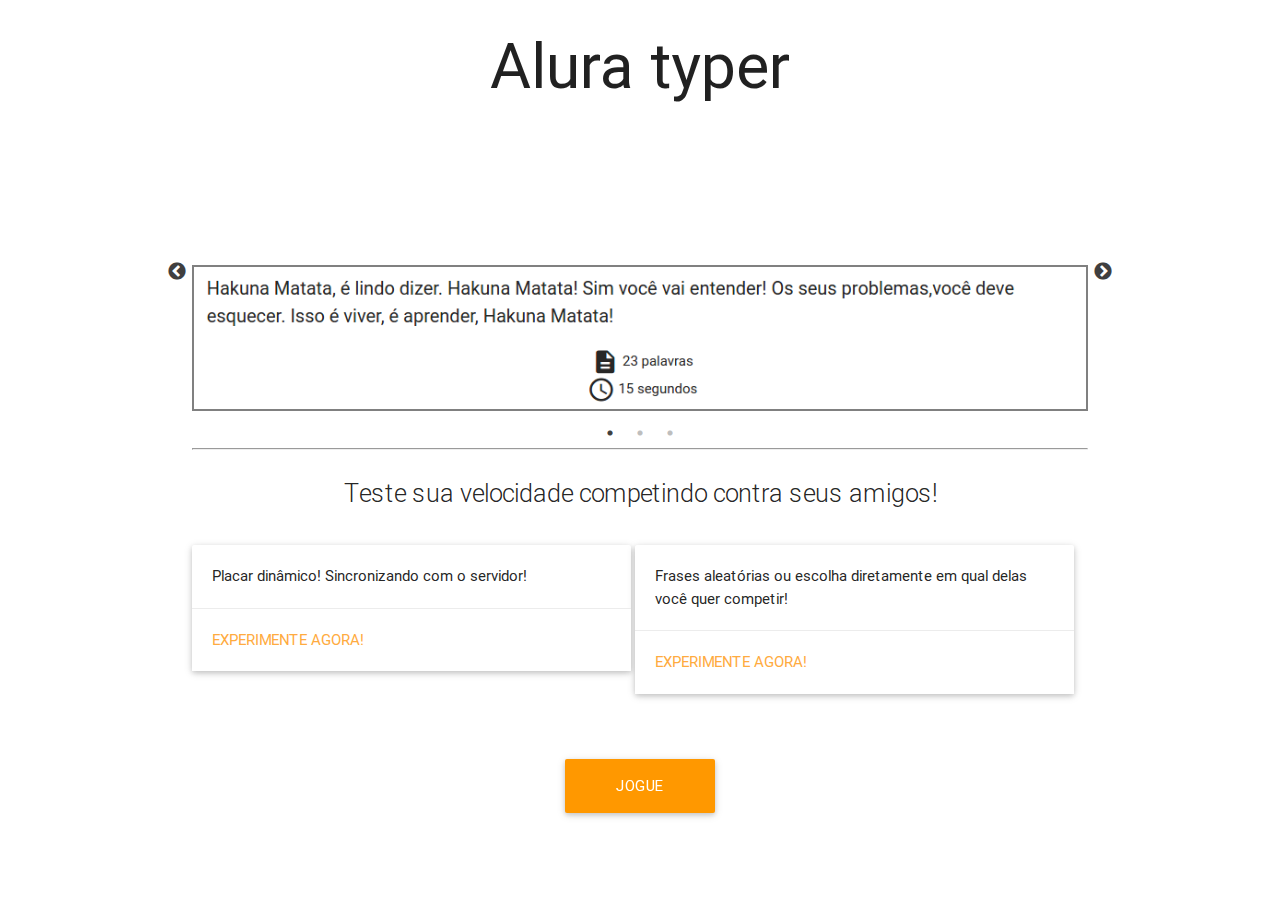
<file: public/index.html>
<!DOCTYPE html>
<html lang="en">
<head>
    <meta charset="UTF-8">
    <title>Alura Typer</title>
    <link rel="stylesheet" href="css/libs/materialize.min.css">
    <link href="css/libs/google-fonts.css" rel="stylesheet">
    

    <link rel="stylesheet" type="text/css" href="../public/slick/slick-theme.css"/>
    <link rel="stylesheet" type="text/css" href="../public/slick/slick-theme.less"/>
  
    <link href="css/index.css" rel="stylesheet">
    
</head>
<body>
    <section class="container">
        <h1 class="center titulo header">Alura typer</h1>

        <div class="slider">
            <img src="img/slide1.png" class="imagem-jogo">

            <img src="img/slide2.png" class="imagem-jogo">
            
            <img src="img/slide3.png" class="imagem-jogo">
        </div>

        <hr>
        <p class="flow-text center">Teste sua velocidade competindo contra seus amigos!</p>
        <div class="card">
           <div class="card-image">
             <!-- <img src="images/sample-1.jpg"> -->
           </div>
           <div class="card-content">
             <p>Placar dinâmico! Sincronizando com o servidor!</p>
           </div>
           <div class="card-action">
             <a href="principal.html">Experimente agora!</a>
           </div>
         </div>
         <div class="card">
           <div class="card-image">
             <!-- <img src="img/sl.jpg"> -->
           </div>
           <div class="card-content">
             <p>Frases aleatórias ou escolha diretamente em qual delas você quer competir!</p>
           </div>
           <div class="card-action">
             <a href="principal.html">Experimente agora!</a>
           </div>
         </div>

         <a class="waves-effect waves-light btn-large orange" id="botao-jogue" href="principal.html">Jogue agora!</a>

   </section>

    <script src="js/jquery.js"></script>
    <script src="slick/slick.min.js"></script>
    <script src="js/slider.js"></script>

</body>
</html>
</file>
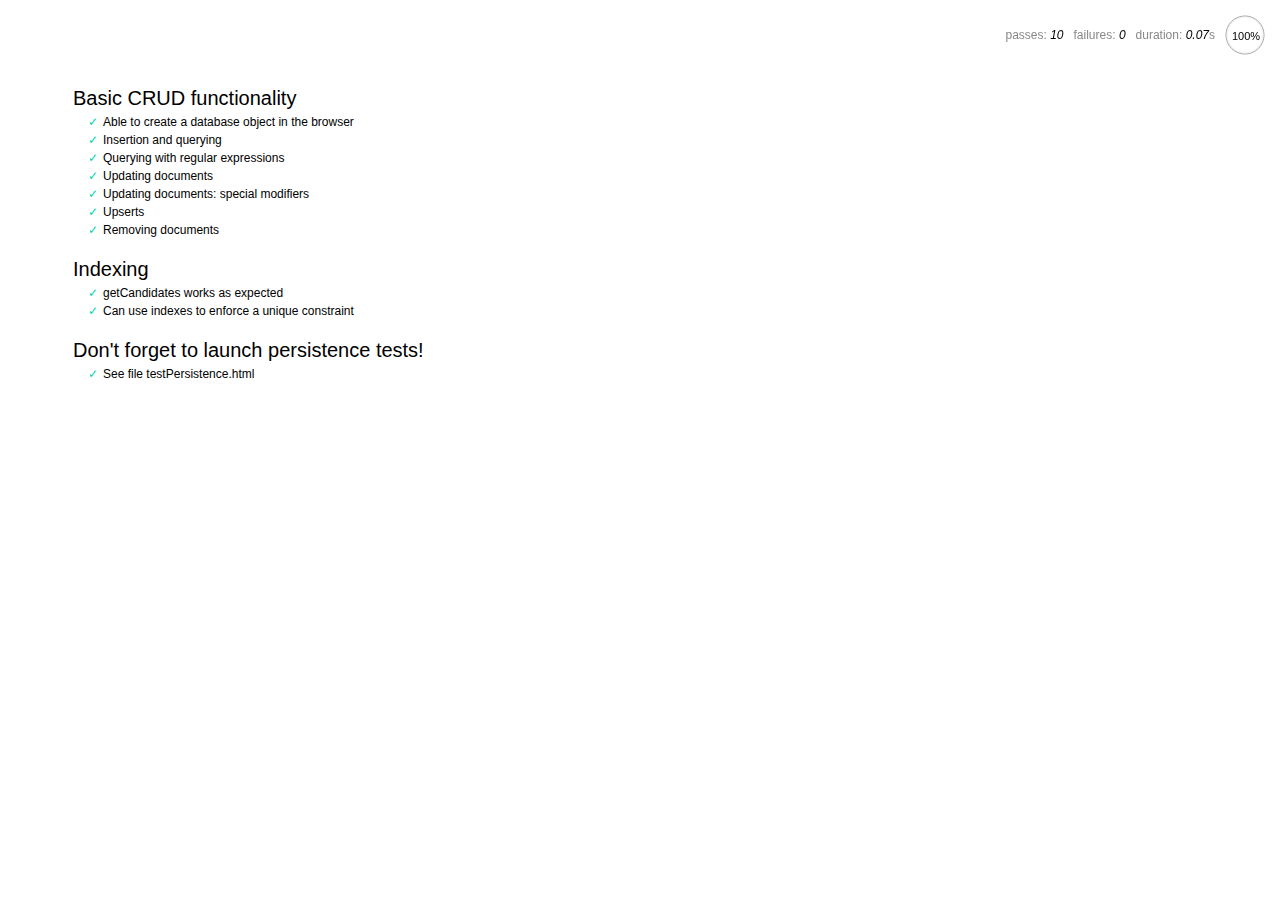
<file: servidor/node_modules/nedb/browser-version/test/index.html>
<!DOCTYPE html>
<html>
<head>
  <meta charset="utf-8">
  <title>Mocha tests for NeDB</title>
  <link rel="stylesheet" href="mocha.css">
</head>
<body>
  <div id="mocha"></div>
  <script src="jquery.min.js"></script>
  <script src="chai.js"></script>
  <script src="underscore.min.js"></script>
  <script src="mocha.js"></script>
  <script>mocha.setup('bdd')</script>
  <script src="../out/nedb.min.js"></script>
  <script src="localforage.js"></script>
  <script src="nedb-browser.js"></script>
  <script>
    mocha.checkLeaks();
    mocha.globals(['jQuery']);
    mocha.run();
  </script>
</body>
</html>
</file>
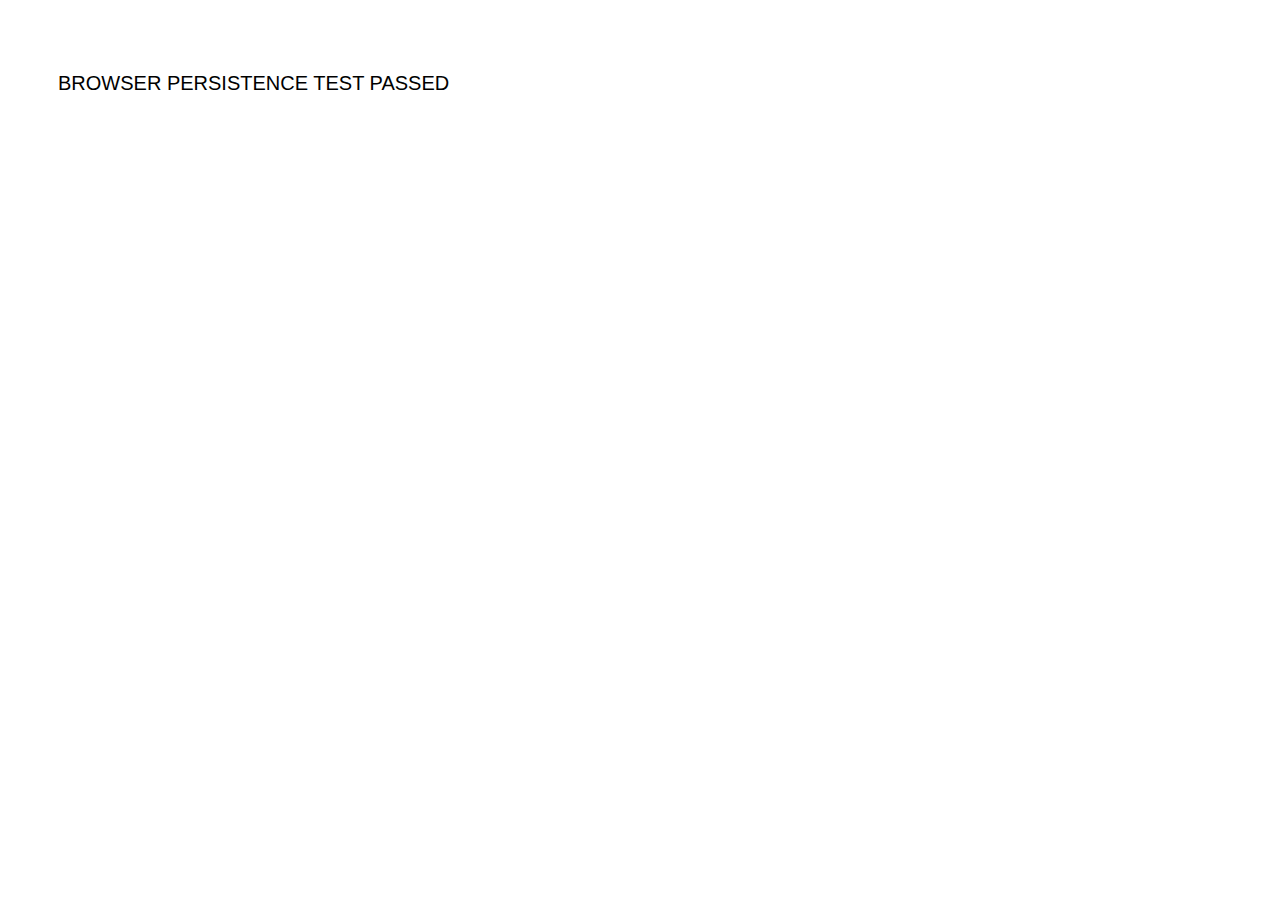
<file: servidor/node_modules/nedb/browser-version/test/testPersistence.html>
<!DOCTYPE html>
<html>
<head>
  <meta charset="utf-8">
  <title>Test NeDB persistence in the browser</title>
  <link rel="stylesheet" href="mocha.css">
</head>
<body>
  <div id="results"></div>
  <script src="../out/nedb.js"></script>
  <script src="./testPersistence.js"></script>
</body>
</html>
</file>
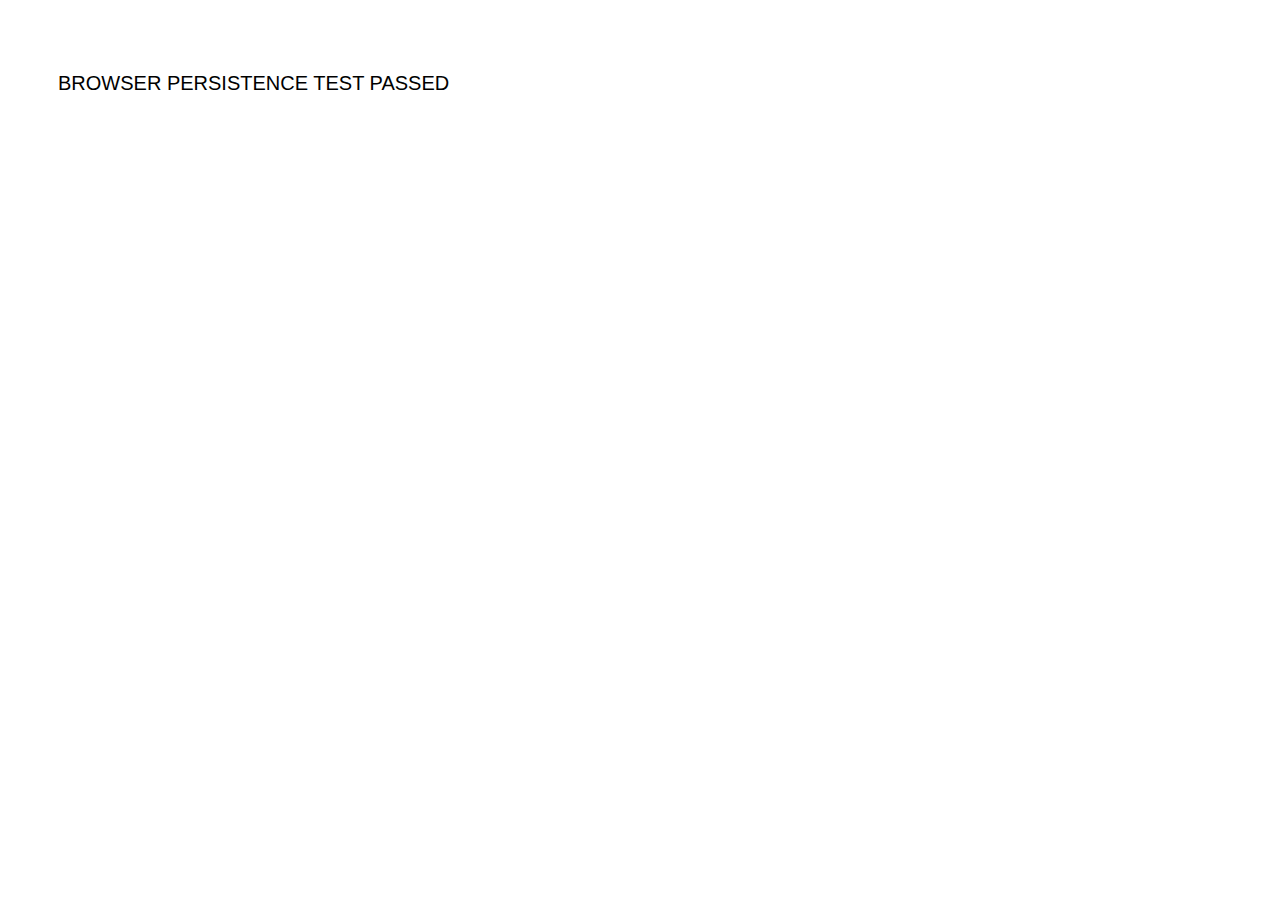
<file: servidor/node_modules/nedb/browser-version/test/testPersistence2.html>
<!DOCTYPE html>
<html>
<head>
  <meta charset="utf-8">
  <title>Test NeDB persistence in the browser - Results</title>
  <link rel="stylesheet" href="mocha.css">
</head>
<body>
  <div id="results"></div>
  <script src="jquery.min.js"></script>
  <script src="../out/nedb.js"></script>
  <script src="./testPersistence2.js"></script>
</body>
</html>
</file>
<file: public/css/libs/google-fonts.css>
/* fallback */
@font-face {
  font-family: 'Material Icons';
  font-style: normal;
  font-weight: 400;
  src: local('../../fonts/Material Icons'), local('../../fonts/MaterialIcons-Regular'), url(https://fonts.gstatic.com/s/materialicons/v17/2fcrYFNaTjcS6g4U3t-Y5ZjZjT5FdEJ140U2DJYC3mY.woff2) format('woff2');
}

.material-icons {
  font-family: 'Material Icons';
  font-weight: normal;
  font-style: normal;
  font-size: 24px;
  line-height: 1;
  letter-spacing: normal;
  text-transform: none;
  display: inline-block;
  white-space: nowrap;
  word-wrap: normal;
  direction: ltr;
  -webkit-font-feature-settings: 'liga';
  -webkit-font-smoothing: antialiased;
}
</file>
<file: public/css/index.css>
.card{
	width: 49%;
	display: inline-block;
	vertical-align: top;
}


#botao-jogue{
	width: 150px;
	display: block;
	margin: 50px auto;
}

.imagem-jogo {
	border: 2px solid gray;
}
.slider{
	height: auto;
}

.slick-prev:before, .slick-next:before{
	color:black
}
</file>
<file: servidor/node_modules/nedb/browser-version/test/mocha.css>
@charset "UTF-8";
body {
  font: 20px/1.5 "Helvetica Neue", Helvetica, Arial, sans-serif;
  padding: 60px 50px;
}

#mocha ul, #mocha li {
  margin: 0;
  padding: 0;
}

#mocha ul {
  list-style: none;
}

#mocha h1, #mocha h2 {
  margin: 0;
}

#mocha h1 {
  margin-top: 15px;
  font-size: 1em;
  font-weight: 200;
}

#mocha h1 a {
  text-decoration: none;
  color: inherit;
}

#mocha h1 a:hover {
  text-decoration: underline;
}

#mocha .suite .suite h1 {
  margin-top: 0;
  font-size: .8em;
}

#mocha h2 {
  font-size: 12px;
  font-weight: normal;
  cursor: pointer;
}

#mocha .suite {
  margin-left: 15px;
}

#mocha .test {
  margin-left: 15px;
}

#mocha .test:hover h2::after {
  position: relative;
  top: 0;
  right: -10px;
  content: '(view source)';
  font-size: 12px;
  font-family: arial;
  color: #888;
}

#mocha .test.pending:hover h2::after {
  content: '(pending)';
  font-family: arial;
}

#mocha .test.pass.medium .duration {
  background: #C09853;
}

#mocha .test.pass.slow .duration {
  background: #B94A48;
}

#mocha .test.pass::before {
  content: '✓';
  font-size: 12px;
  display: block;
  float: left;
  margin-right: 5px;
  color: #00d6b2;
}

#mocha .test.pass .duration {
  font-size: 9px;
  margin-left: 5px;
  padding: 2px 5px;
  color: white;
  -webkit-box-shadow: inset 0 1px 1px rgba(0,0,0,.2);
  -moz-box-shadow: inset 0 1px 1px rgba(0,0,0,.2);
  box-shadow: inset 0 1px 1px rgba(0,0,0,.2);
  -webkit-border-radius: 5px;
  -moz-border-radius: 5px;
  -ms-border-radius: 5px;
  -o-border-radius: 5px;
  border-radius: 5px;
}

#mocha .test.pass.fast .duration {
  display: none;
}

#mocha .test.pending {
  color: #0b97c4;
}

#mocha .test.pending::before {
  content: '◦';
  color: #0b97c4;
}

#mocha .test.fail {
  color: #c00;
}

#mocha .test.fail pre {
  color: black;
}

#mocha .test.fail::before {
  content: '✖';
  font-size: 12px;
  display: block;
  float: left;
  margin-right: 5px;
  color: #c00;
}

#mocha .test pre.error {
  color: #c00;
}

#mocha .test pre {
  display: inline-block;
  font: 12px/1.5 monaco, monospace;
  margin: 5px;
  padding: 15px;
  border: 1px solid #eee;
  border-bottom-color: #ddd;
  -webkit-border-radius: 3px;
  -webkit-box-shadow: 0 1px 3px #eee;
}

#report.pass .test.fail {
  display: none;
}

#report.fail .test.pass {
  display: none;
}

#error {
  color: #c00;
  font-size: 1.5  em;
  font-weight: 100;
  letter-spacing: 1px;
}

#stats {
  position: fixed;
  top: 15px;
  right: 10px;
  font-size: 12px;
  margin: 0;
  color: #888;
}

#stats .progress {
  float: right;
  padding-top: 0;
}

#stats em {
  color: black;
}

#stats a {
  text-decoration: none;
  color: inherit;
}

#stats a:hover {
  border-bottom: 1px solid #eee;
}

#stats li {
  display: inline-block;
  margin: 0 5px;
  list-style: none;
  padding-top: 11px;
}

code .comment { color: #ddd }
code .init { color: #2F6FAD }
code .string { color: #5890AD }
code .keyword { color: #8A6343 }
code .number { color: #2F6FAD }
</file>
